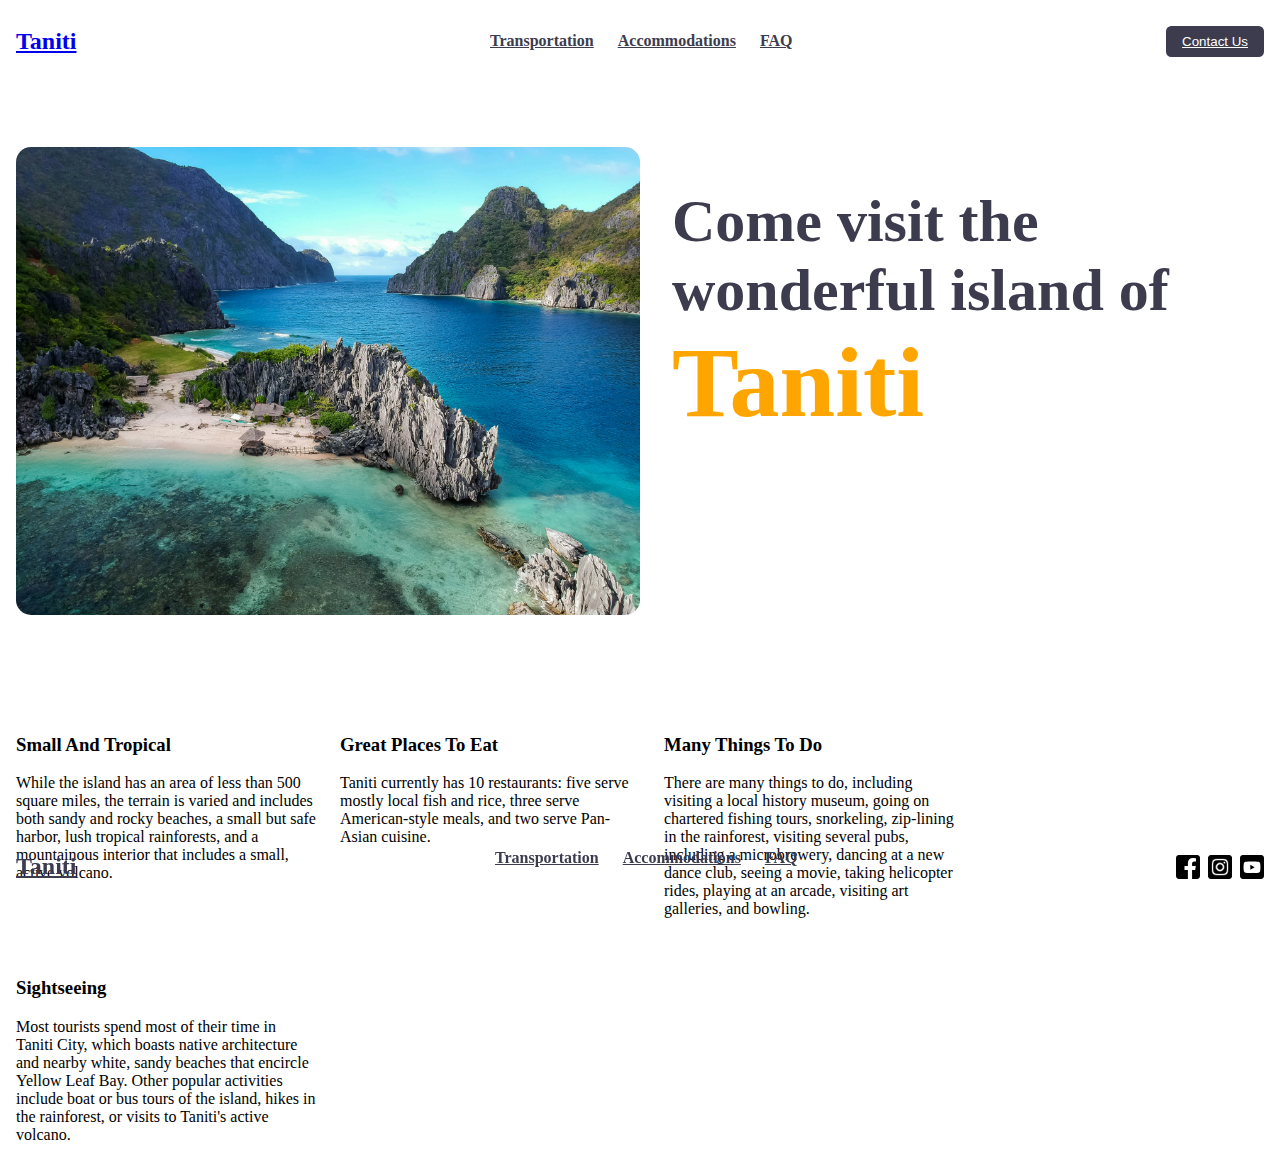
<file: index.html>
<!DOCTYPE html>
<html lang="en">
<head>
    <meta charset="UTF-8">
    <meta name="viewport" content="width=device-width, initial-scale=1.0">
    <link rel="stylesheet" href="styles.css" />
    <title>Taniti</title>
</head>
<body>
    <header>
        <a href="index.html"><h2>Taniti</h2></a>
        <nav>
            <ul>
                <li><a href="transportation.html" class="nav-link">Transportation</a></li>
                <li><a href="accommodations.html" class="nav-link">Accommodations</a></li>
                <li><a href="faq.html" class="nav-link">FAQ</a></li>
            </ul>
        </nav>
        <button id="contact-link-btn"><a href="contact.html">Contact Us</a></button>
    </header>
    <main>
        <section id="hero">
            <img src="images/hero.jpg" id="hero-img"  />
            <div>
                <h1>Come visit the wonderful island of <span>Taniti</span></h1>
            </div>
        </section>
          <section id="content">
            <div class="info-container">
                <h3>Small And Tropical</h3>
                <p>While the island has an area of less than 500 square miles, the terrain is varied and includes both sandy and rocky beaches, a small but safe harbor, lush tropical rainforests, and a mountainous interior that includes a small, active volcano.</p>
            </div>
            <div class="info-container">
                <h3>Great Places To Eat</h3>
                <p>Taniti currently has 10 restaurants: five serve mostly local fish and rice, three serve American-style meals, and two serve Pan-Asian cuisine.</p>
            </div>
            <div class="info-container">
                <h3>Many Things To Do</h3>
                <p>There are many things to do, including visiting a local history museum, going on chartered fishing tours, snorkeling, zip-lining in the rainforest, visiting several pubs, including a microbrewery, dancing at a new dance club, seeing a movie, taking helicopter rides, playing at an arcade, visiting art galleries, and bowling. </p>
            </div>
            <div class="info-container">
                <h3>Sightseeing</h3>
                <p>Most tourists spend most of their time in Taniti City, which boasts native architecture and nearby white, sandy beaches that encircle Yellow Leaf Bay. Other popular activities include boat or bus tours of the island, hikes in the rainforest, or visits to Taniti&apos;s active volcano.</p>
            </div>
        </section>
    </main>
    <footer>
        <a href="/" id="logo"><h2>Taniti</h2></a>
         <nav>
            <ul>
                <li><a href="transportation.html" class="nav-link">Transportation</a></li>
                <li><a href="accommodations.html" class="nav-link">Accommodations</a></li>
                <li><a href="faq.html" class="nav-link">FAQ</a></li>
            </ul>
        </nav>
        <div id="icon-container">
            <img src="images/facebook.svg" class="icon" />
            <img src="images/instagram.png" class="icon" />
            <img src="images/youtube.svg" class="icon" />
        </div>
    </footer>
</body>
</html>
</file>
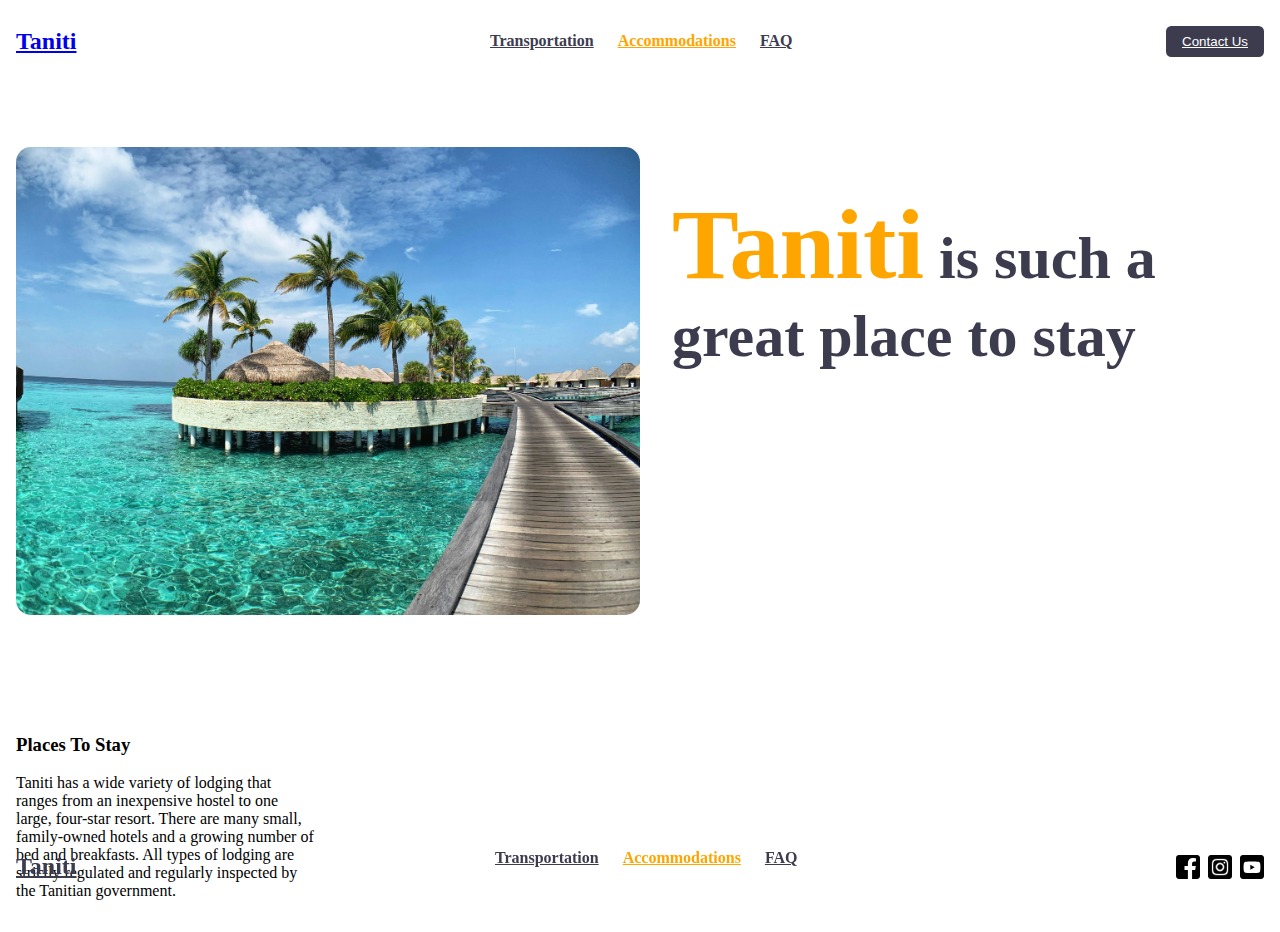
<file: accommodations.html>
<!DOCTYPE html>
<html lang="en">
<head>
    <meta charset="UTF-8">
    <meta name="viewport" content="width=device-width, initial-scale=1.0">
    <link rel="stylesheet" href="styles.css" />
    <title>Taniti</title>
</head>
<body>
    <header>
        <a href="index.html"><h2>Taniti</h2></a>
        <nav>
            <ul>
                <li><a href="transportation.html" class="nav-link">Transportation</a></li>
                <li><a href="accommodations.html" class="nav-link active">Accommodations</a></li>
                 <li><a href="faq.html" class="nav-link">FAQ</a></li>
            </ul>
        </nav>
        <button id="contact-link-btn"><a href="contact.html">Contact Us</a></button>
    </header>
    <main>
        <section id="hero">
            <img src="images/hotel.jpg" id="hero-img"  />
            <div>
                <h1><span>Taniti</span> is such a great place to stay</h1>
            </div>
        </section>
        <section id="content">
            <div class="info-container">
                <h3>Places To Stay</h3>
                <p>Taniti has a wide variety of lodging that ranges from an inexpensive hostel to one large, four-star resort. There are many small, family-owned hotels and a growing number of bed and breakfasts. All types of lodging are strictly regulated and regularly inspected by the Tanitian government.</p>
            </div>
            
        </section>
    </main>
    <footer>
        <a href="/" id="logo"><h2>Taniti</h2></a>
         <nav>
            <ul>
                <li><a href="transportation.html" class="nav-link">Transportation</a></li>
                <li><a href="accommodations.html" class="nav-link active">Accommodations</a></li>
                <li><a href="faq.html" class="nav-link">FAQ</a></li>
            </ul>
        </nav>
        <div id="icon-container">
            <img src="images/facebook.svg" class="icon" />
            <img src="images/instagram.png" class="icon" />
            <img src="images/youtube.svg" class="icon" />
        </div>
    </footer>
</body>
</html>
</file>
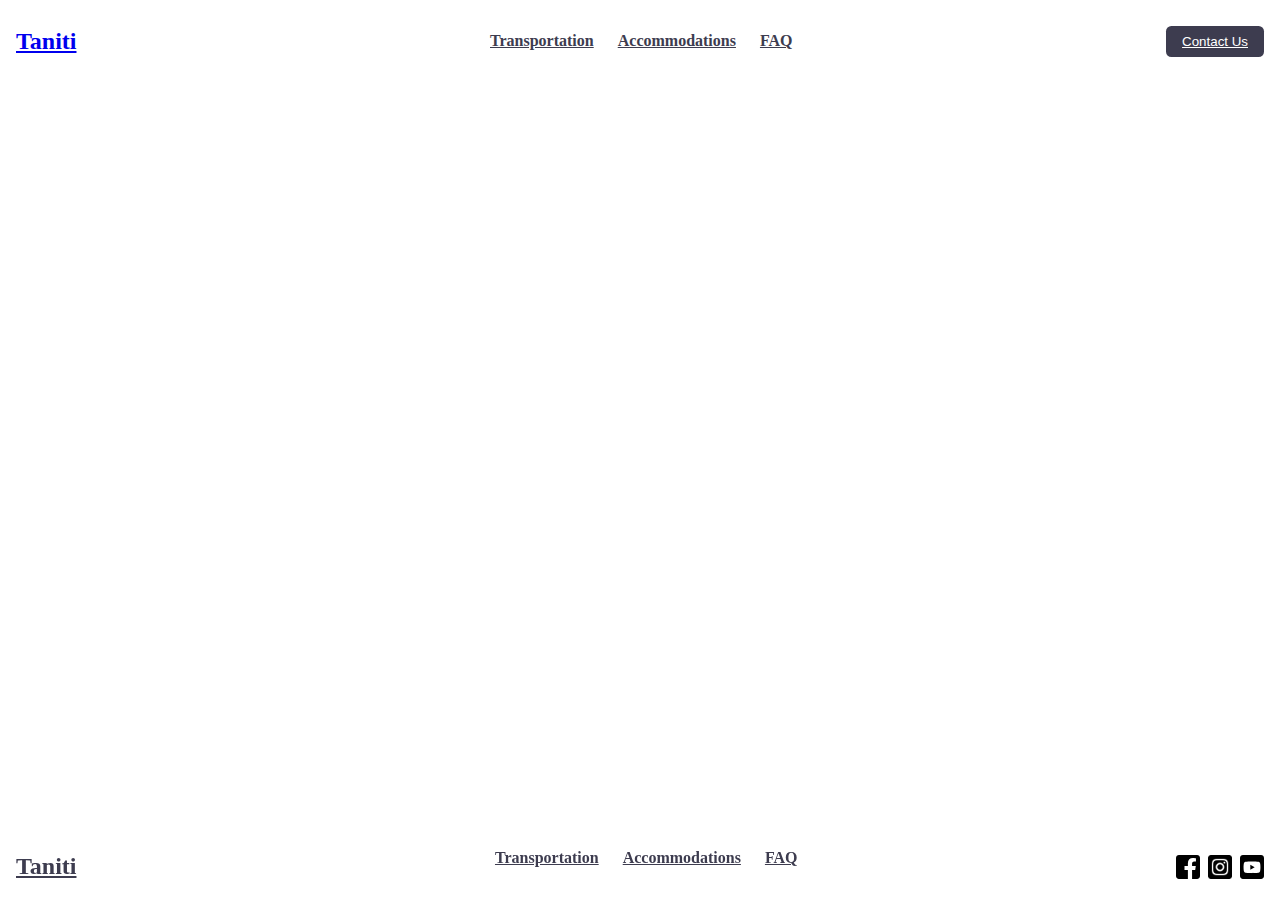
<file: contact.html>
<!DOCTYPE html>
<html lang="en">
<head>
    <meta charset="UTF-8">
    <meta name="viewport" content="width=device-width, initial-scale=1.0">
    <link rel="stylesheet" href="styles.css" />
    <title>Taniti</title>
</head>
<body>
    <header>
        <a href="/"><h2>Taniti</h2></a>
        <nav>
            <ul>
                <li><a href="transportation.html" class="nav-link">Transportation</a></li>
                <li><a href="accommodations.html" class="nav-link">Accommodations</a></li>
                <li><a href="faq.html" class="nav-link">FAQ</a></li>
            </ul>
        </nav>
        <button id="contact-link-btn"><a href="contact.html">Contact Us</a></button>
    </header>
    <footer>
        <a href="/" id="logo"><h2>Taniti</h2></a>
         <nav>
            <ul>
                <li><a href="transportation.html" class="nav-link">Transportation</a></li>
                <li><a href="accommodations.html" class="nav-link">Accommodations</a></li>
                <li><a href="faq.html" class="nav-link">FAQ</a></li>
            </ul>
        </nav>
        <div id="icon-container">
            <img src="images/facebook.svg" class="icon" />
            <img src="images/instagram.png" class="icon" />
            <img src="images/youtube.svg" class="icon" />
        </div>
    </footer>
</body>
</html>
</file>
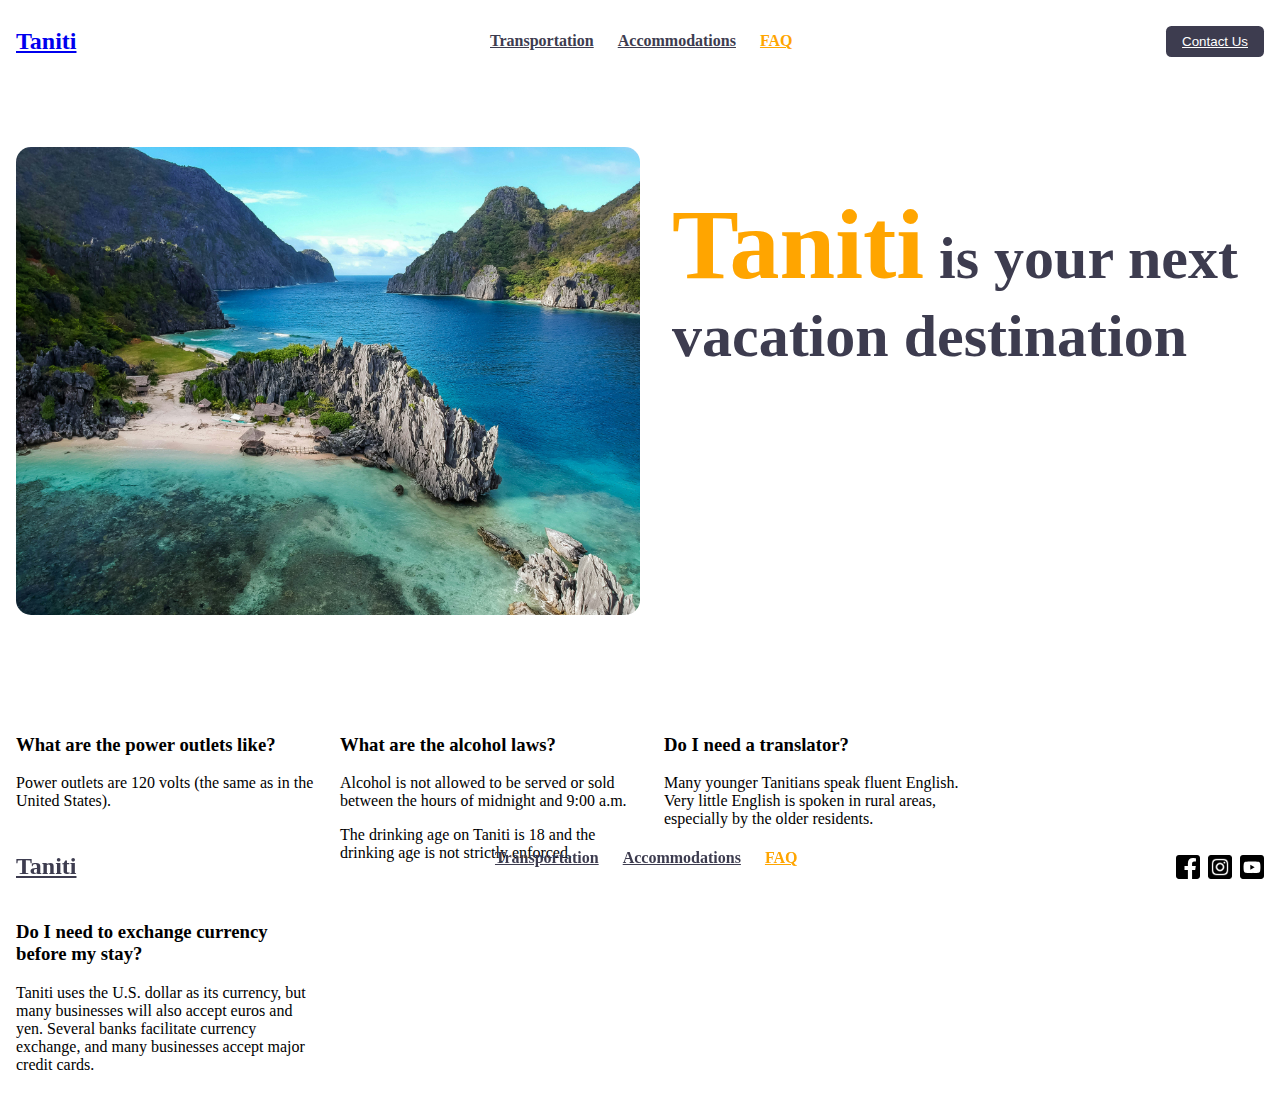
<file: faq.html>
<!DOCTYPE html>
<html lang="en">
<head>
    <meta charset="UTF-8">
    <meta name="viewport" content="width=device-width, initial-scale=1.0">
    <link rel="stylesheet" href="styles.css" />
    <title>Taniti</title>
</head>
<body>
    <header>
        <a href="index.html"><h2>Taniti</h2></a>
        <nav>
            <ul>
                <li><a href="transportation.html" class="nav-link">Transportation</a></li>
                <li><a href="accommodations.html" class="nav-link">Accommodations</a></li>
                <li><a href="faq.html" class="nav-link active">FAQ</a></li>
            </ul>
        </nav>
        <button id="contact-link-btn"><a href="contact.html">Contact Us</a></button>
    </header>
     <main>
        <section id="hero">
            <img src="images/hero.jpg" id="hero-img"  />
            <div>
                <h1><span>Taniti</span> is your next vacation destination</h1>
            </div>
        </section>
        <section id="content">
            <div class="info-container">
                <h3>What are the power outlets like?</h3>
                <p>Power outlets are 120 volts (the same as in the United States). </p>
            </div>
            <div class="info-container">
                <h3>What are the alcohol laws?</h3>
                <p>Alcohol is not allowed to be served or sold between the hours of midnight and 9:00 a.m. </p>
                <p>The drinking age on Taniti is 18 and the drinking age is not strictly enforced.</p>
            </div>
            <div class="info-container">
                <h3>Do I need a translator?</h3>
                <p>Many younger Tanitians speak fluent English. Very little English is spoken in rural areas, especially by the older residents.</p>
            </div>
            <div class="info-container">
                <h3>Do I need to exchange currency before my stay?</h3>
                <p>Taniti uses the U.S. dollar as its currency, but many businesses will also accept euros and yen. Several banks facilitate currency exchange, and many businesses accept major credit cards.</p>
            </div>
            
        </section>
    </main>
    <footer>
        <a href="/" id="logo"><h2>Taniti</h2></a>
         <nav>
            <ul>
                <li><a href="transportation,html" class="nav-link">Transportation</a></li>
                <li><a href="accommodations.html" class="nav-link">Accommodations</a></li>
                <li><a href="faq.html" class="nav-link active">FAQ</a></li>
            </ul>
        </nav>
        <div id="icon-container">
            <img src="images/facebook.svg" class="icon" />
            <img src="images/instagram.png" class="icon" />
            <img src="images/youtube.svg" class="icon" />
        </div>
    </footer>
</body>
</html>
</file>
<file: styles.css>
body {
    margin: 0;
}

:root {
    --primary: #3d3c4f;
    --primary-light: #6D6B80;
    --secondary: orange;
}

header {
    display: flex;
    flex-direction: row;
    align-items: center;
    padding-block: 8px;
    padding-inline: 16px;
}

nav {
    flex: 1;
}

#logo {
    color: var(--primary);
}

#logo:hover {
    color:  var(--primary-light)
}

ul {
    display: flex;
    gap: 24px;
    justify-content: center;
}

ul li {
    list-style-type: none;
}

.nav-link {
    color: var(--primary);
    font-weight: bold;
}

.nav-link:hover, .active {
    color: var(--secondary);
}

.active {
    text-decoration: underline;
}

#contact-link-btn {
    padding: 8px 16px;
    border-radius: 0.4em;
    border-width: 0;
    background-color: #3d3c4f;
    color: white
}

#contact-link-btn:hover {
    background-color: var(--primary-light);
}

#contact-link-btn a {
    color: white
}

main {
    max-width: 1280px;
    margin-inline: auto;
    padding: 16px;
    padding-top: 64px;
}

/* Hero */
#hero {
    display: flex;
    flex-direction: row;
    gap: 32px;
    /* padding-top: 60px; */
}

#hero div {
    width: 50%;
    display: flex;
    flex-direction: column;
    align-items: center;
}

#hero h1 {
    font-size: 60px;
    color: var(--primary)
}

#hero div span {
    color: var(--secondary);
    font-size: 100px;
}

#hero-img {
    width: 50%;
    height: auto;
    border-radius: 15px;
}

/* Footer */
footer {
    position: fixed;
    bottom: 0;
    left: 0;
    right: 0;
    display: flex;
    justify-content: center;
    padding-inline: 16px;
}

#icon-container {
  display: flex;
  gap: 8px;
  align-items: center;
}

.icon {
    width: 24px;
    height: 24px;
}

#content {
   margin-top: 100px;
    display: flex;
    gap: 24px;
    flex-wrap: wrap;
}

.info-container {
    max-width: 300px;
}
</file>
